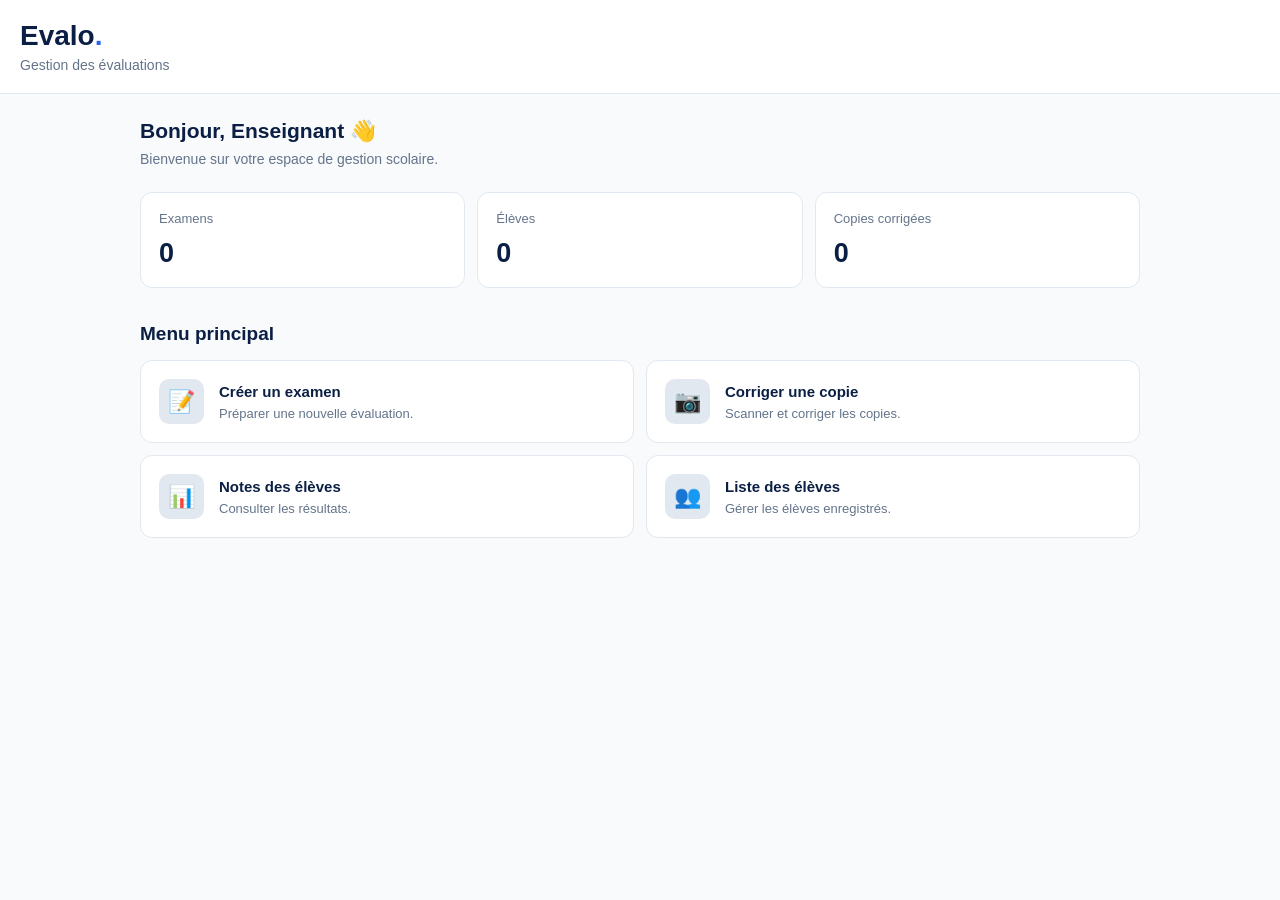
<file: index.html>
<!DOCTYPE html>
<html lang="fr">

<head>
    <meta charset="UTF-8">
    <meta name="viewport" content="width=device-width, initial-scale=1.0">

    <title>Evalo - Tableau de bord</title>

    <!-- CSS principal -->
    <link rel="stylesheet" href="css/style.css">
</head>

<body>

    <!-- En-tête -->
    <header class="header">

        <div class="header-content">
            <h1>Evalo<span>.</span></h1>
            <p>Gestion des évaluations</p>
        </div>

    </header>

    <main class="container">

        <!-- Bienvenue -->
        <section class="welcome">
            <h2>Bonjour, Enseignant 👋</h2>
            <p>Bienvenue sur votre espace de gestion scolaire.</p>
        </section>

        <!-- Statistiques -->
        <section class="statistics">

            <div class="stat-card">
                <p>Examens</p>
                <h3 id="total-examens">0</h3>
            </div>

            <div class="stat-card">
                <p>Élèves</p>
                <h3 id="total-eleves">0</h3>
            </div>

            <div class="stat-card">
                <p>Copies corrigées</p>
                <h3 id="total-copies">0</h3>
            </div>

        </section>

        <!-- Menu principal -->
        <section class="menu">

            <h2>Menu principal</h2>

            <div class="menu-list">

                <a href="pages/creer-evaluation.html" class="menu-card">
                    <div class="menu-icon">📝</div>
                    <div>
                        <h3>Créer un examen</h3>
                        <p>Préparer une nouvelle évaluation.</p>
                    </div>
                </a>

                <a href="pages/corriger-copie.html" class="menu-card">
                    <div class="menu-icon">📷</div>
                    <div>
                        <h3>Corriger une copie</h3>
                        <p>Scanner et corriger les copies.</p>
                    </div>
                </a>

                <a href="pages/notes-eleves.html" class="menu-card">
                    <div class="menu-icon">📊</div>
                    <div>
                        <h3>Notes des élèves</h3>
                        <p>Consulter les résultats.</p>
                    </div>
                </a>

                <a href="pages/liste-eleves.html" class="menu-card">
                    <div class="menu-icon">👥</div>
                    <div>
                        <h3>Liste des élèves</h3>
                        <p>Gérer les élèves enregistrés.</p>
                    </div>
                </a>

            </div>

        </section>

    </main>

    <!-- JS du tableau de bord -->
    <script src="js/dashboard.js" defer></script>

</body>
</html>
</file>
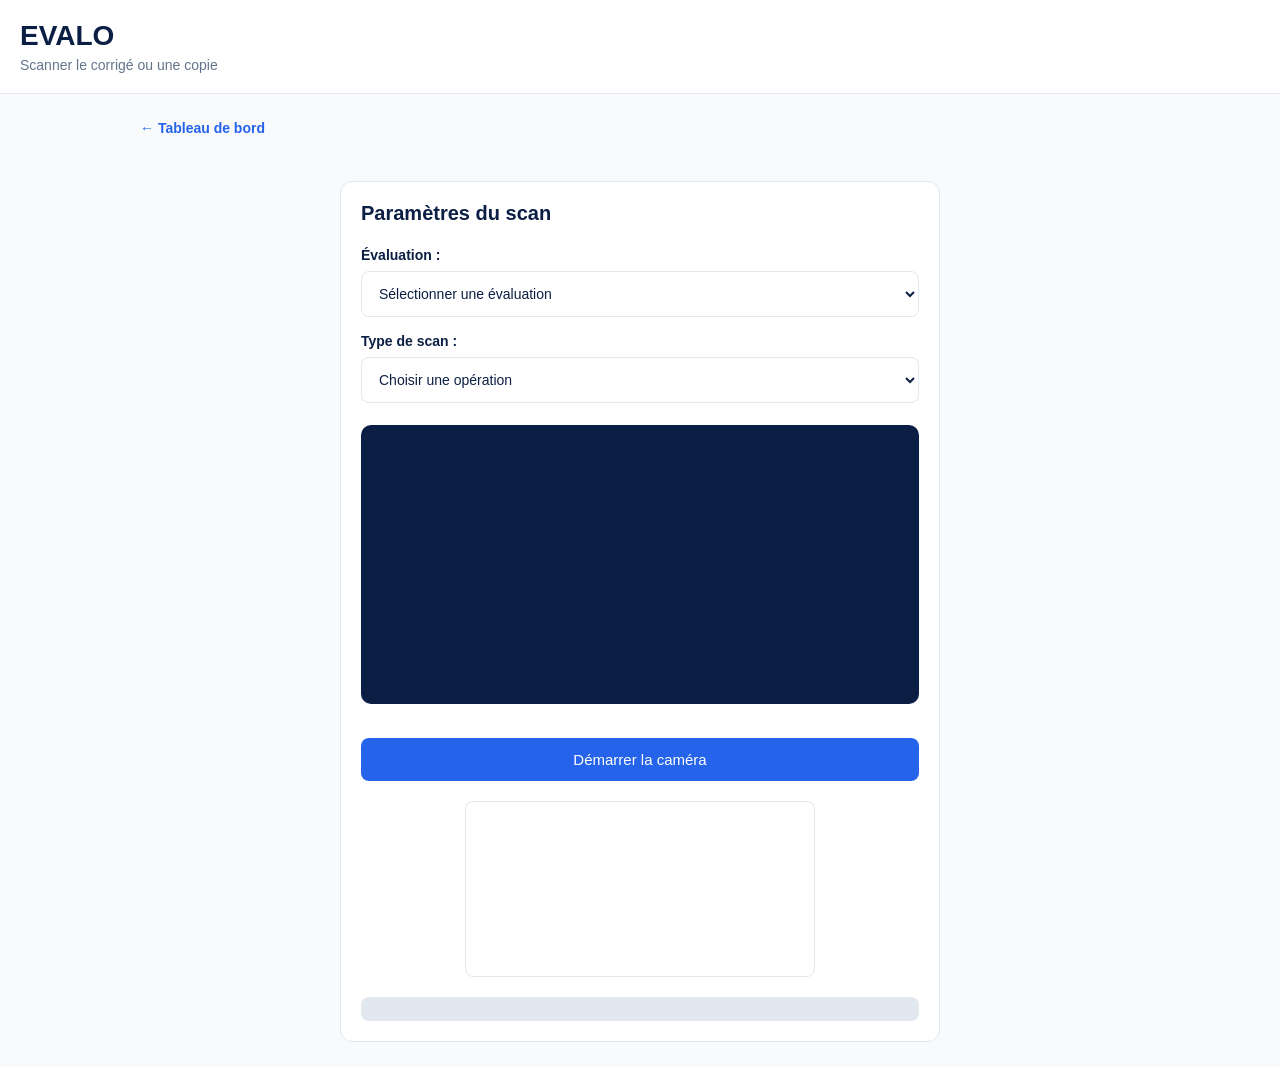
<file: pages/corriger-copie.html>
<!DOCTYPE html>
<html lang="fr">
<head>
    <meta charset="UTF-8">
    <meta name="viewport" content="width=device-width, initial-scale=1.0">

    <title>Scanner - Evalo</title>

    <link rel="stylesheet" href="../css/style.css">

    <script async src="https://docs.opencv.org/4.x/opencv.js"></script>
    <script src="../js/scanner.js" defer></script>
</head>

<body>

    <header class="header">
        <h1>EVALO</h1>
        <p>Scanner le corrigé ou une copie</p>
    </header>

    <main class="container">

        <a href="../index.html" class="back-link">
            ← Tableau de bord
        </a>

        <section class="form-section">

            <h2>Paramètres du scan</h2>

            <label for="selection-examen">Évaluation :</label>
            <select id="selection-examen">
                <option value="">Sélectionner une évaluation</option>
            </select>

            <label for="type-scan">Type de scan :</label>
            <select id="type-scan">
                <option value="">Choisir une opération</option>
                <option value="corrige">Corrigé officiel</option>
                <option value="eleve">Copie d'un élève</option>
            </select>

            <video id="camera" autoplay playsinline></video>

            <button type="button" id="demarrer-camera" class="btn-primary">
                Démarrer la caméra
            </button>

            <button type="button" id="capturer" class="btn-primary" hidden>
                Capturer la feuille
            </button>

            <canvas id="capture" hidden></canvas>

            <p id="message-camera"></p>

        </section>

    </main>

</body>
</html>
</file>
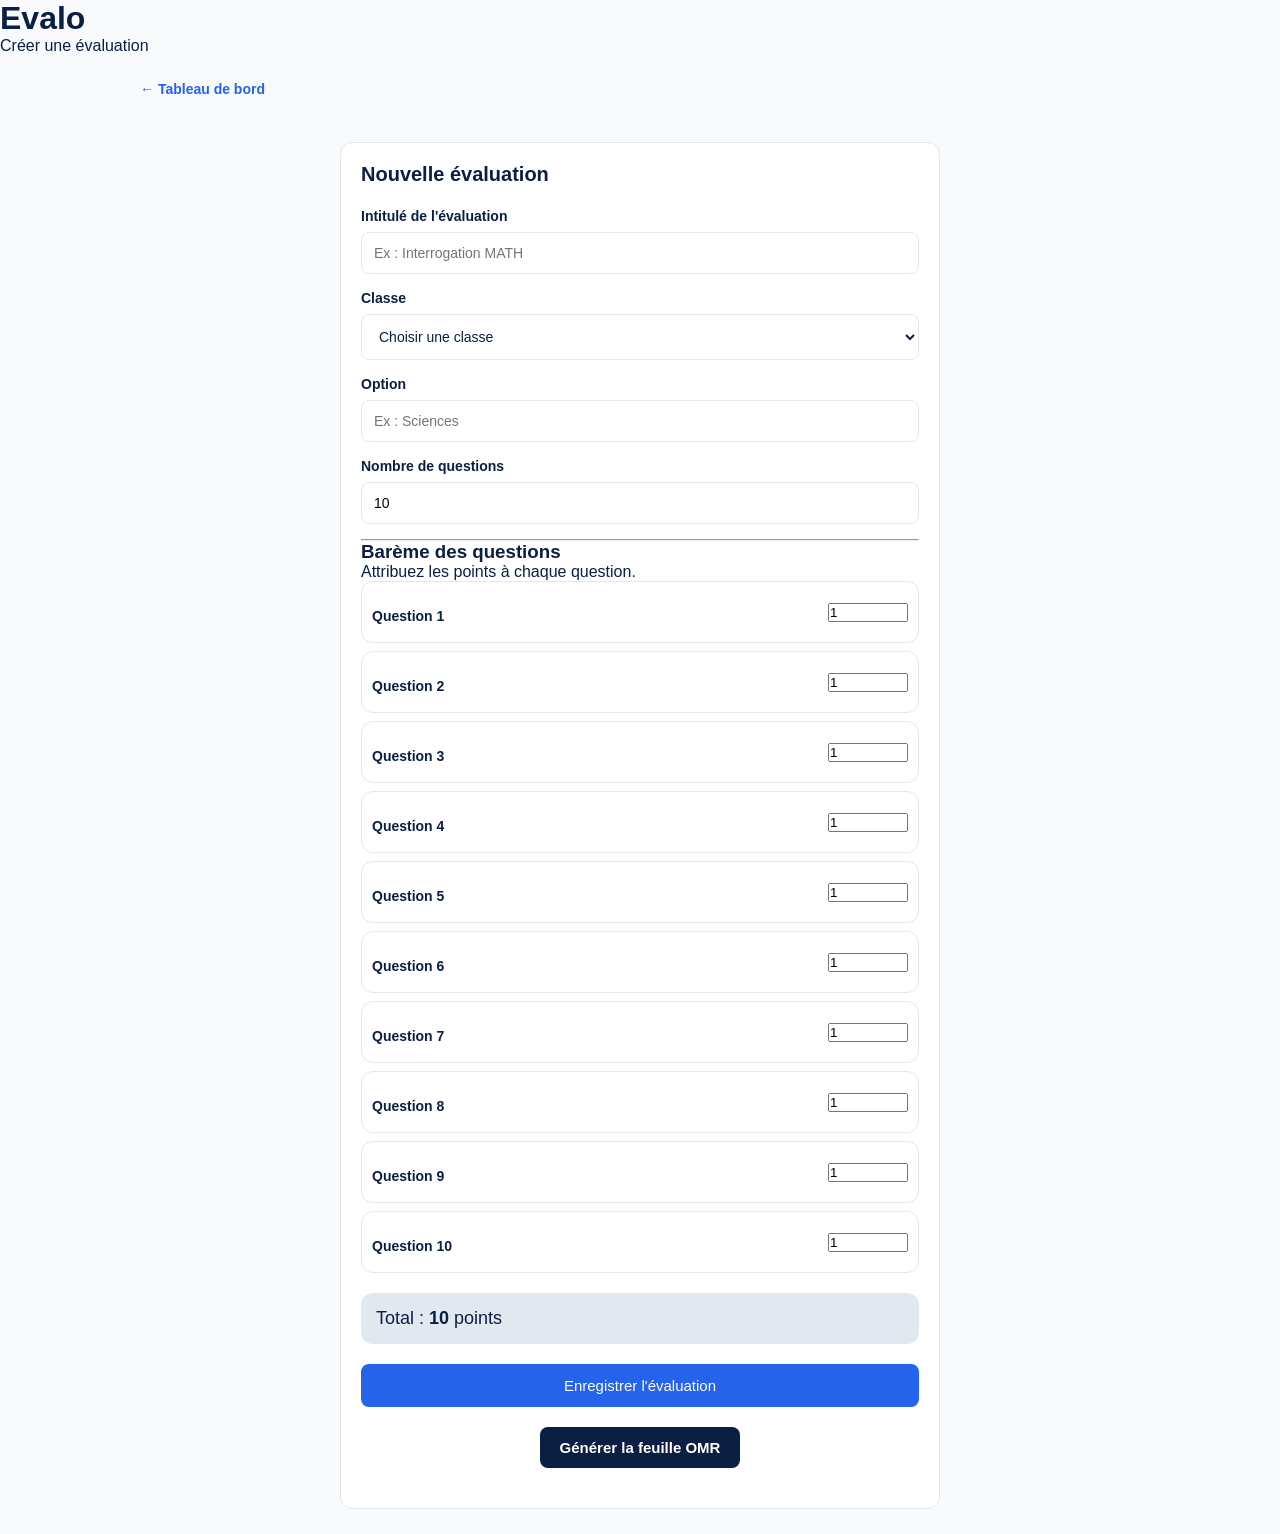
<file: pages/creer-evaluation.html>
<!DOCTYPE html>
<html lang="fr">

<head>
    <meta charset="UTF-8">
    <meta name="viewport" content="width=device-width, initial-scale=1.0">

    <title>Créer une évaluation - Evalo</title>

    <link rel="stylesheet" href="../css/style.css">
    <script src="../js/examen.js" defer></script>
</head>

<body>

    <header class="page-header">
        <h1>Evalo</h1>
        <p>Créer une évaluation</p>
    </header>

    <main class="container">

        <a href="../index.html" class="back-link">
            ← Tableau de bord
        </a>

        <section class="form-section">

            <h2>Nouvelle évaluation</h2>

            <form id="form-examen">

                <div class="form-group">
                    <label for="titre">Intitulé de l'évaluation</label>
                    <input type="text" id="titre" required
                        placeholder="Ex : Interrogation MATH">
                </div>

                <div class="form-group">
                    <label for="classe">Classe</label>

                    <select id="classe" required>
                        <option value="">Choisir une classe</option>
                        <option value="1ère">1ère</option>
                        <option value="2ème">2ème</option>
                        <option value="3ème">3ème</option>
                        <option value="4ème">4ème</option>
                    </select>
                </div>

                <div class="form-group">
                    <label for="option">Option</label>
                    <input type="text" id="option"
                        placeholder="Ex : Sciences">
                </div>

                <div class="form-group">
                    <label for="nombre-questions">
                        Nombre de questions
                    </label>

                    <input type="number" id="nombre-questions"
                        min="1" max="15" value="10" required>
                </div>

                <hr>

                <h3>Barème des questions</h3>

                <p>Attribuez les points à chaque question.</p>

                <div id="liste-bareme"></div>

                <div class="total-points">
                    Total : <strong id="total-points">10</strong> points
                </div>

                <button type="submit" class="btn-primary">
                    Enregistrer l'évaluation
                </button>

                <p id="message-examen"></p>
            <a href="#" id="generer-feuille" class="btn-primary" hidden>
             Générer la feuille OMR
</a>


            </form>

        </section>

    </main>

</body>
</html>
</file>
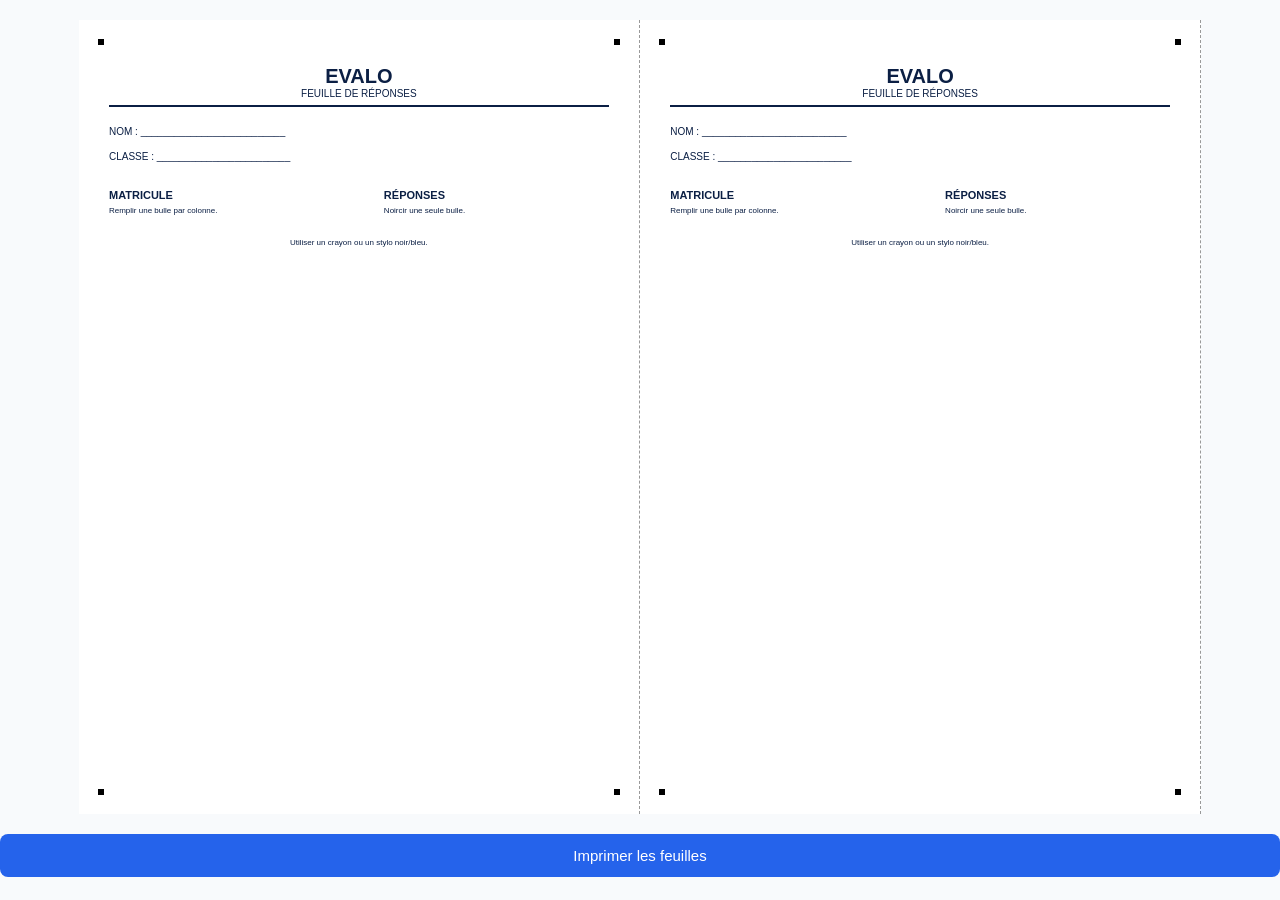
<file: pages/feuille-omr.html>
<!DOCTYPE html>
<html lang="fr">
<head>
    <meta charset="UTF-8">
    <meta name="viewport" content="width=device-width, initial-scale=1.0">

    <title>Feuille OMR - Evalo</title>

    <link rel="stylesheet" href="../css/style.css">
    <script src="../js/omr.js" defer></script>
</head>

<body>

    <main class="omr-page">

        <!-- Première feuille A5 -->
        <section class="omr-sheet">

            <span class="repere repere-1"></span>
            <span class="repere repere-2"></span>
            <span class="repere repere-3"></span>
            <span class="repere repere-4"></span>

            <header class="omr-header">
                <h1>EVALO</h1>
                <p>FEUILLE DE RÉPONSES</p>
            </header>

            <section class="identification">
                <p>NOM : __________________________</p>
                <p>CLASSE : ________________________</p>
            </section>

            <div class="omr-content">

                <section>
                    <h2>MATRICULE</h2>
                    <p>Remplir une bulle par colonne.</p>
                    <div class="grille-matricule"></div>
                </section>

                <section>
                    <h2>RÉPONSES</h2>
                    <p>Noircir une seule bulle.</p>
                    <div class="grille-reponses"></div>
                </section>

            </div>

            <footer>
                Utiliser un crayon ou un stylo noir/bleu.
            </footer>

        </section>


        <!-- Deuxième feuille A5 -->
        <section class="omr-sheet">

            <span class="repere repere-1"></span>
            <span class="repere repere-2"></span>
            <span class="repere repere-3"></span>
            <span class="repere repere-4"></span>

            <header class="omr-header">
                <h1>EVALO</h1>
                <p>FEUILLE DE RÉPONSES</p>
            </header>

            <section class="identification">
                <p>NOM : __________________________</p>
                <p>CLASSE : ________________________</p>
            </section>

            <div class="omr-content">

                <section>
                    <h2>MATRICULE</h2>
                    <p>Remplir une bulle par colonne.</p>
                    <div class="grille-matricule"></div>
                </section>

                <section>
                    <h2>RÉPONSES</h2>
                    <p>Noircir une seule bulle.</p>
                    <div class="grille-reponses"></div>
                </section>

            </div>

            <footer>
                Utiliser un crayon ou un stylo noir/bleu.
            </footer>

        </section>

    </main>

    <button onclick="window.print()" class="btn-primary no-print">
        Imprimer les feuilles
    </button>

</body>
</html>
</file>
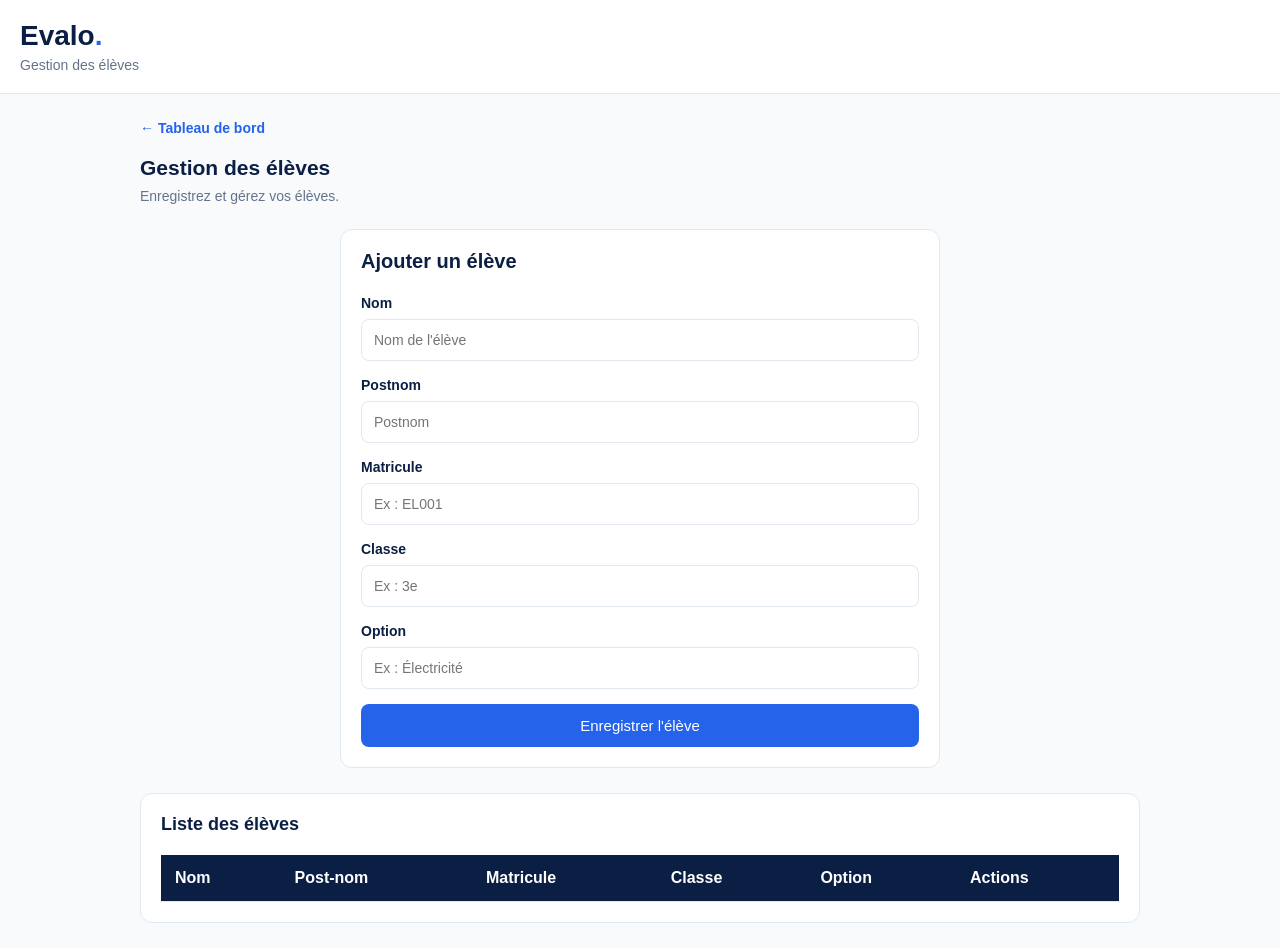
<file: pages/liste-eleves.html>
<!DOCTYPE html>
<html lang="fr">

<head>
    <meta charset="UTF-8">
    <meta name="viewport" content="width=device-width, initial-scale=1.0">

    <title>Evalo - Liste des élèves</title>

    <!-- CSS principal -->
    <link rel="stylesheet" href="../css/style.css">
    <!-- JavaScript des élèves -->
    <script src="../js/eleves.js" defer></script>
</head>

<body>

    <!-- En-tête -->
    <header class="header">
        <h1>Evalo<span>.</span></h1>
        <p>Gestion des élèves</p>
    </header>

    <main class="container">
    <!-- Navigation -->
<a href="../index.html" class="back-link">
    ← Tableau de bord
</a>


        <!-- Titre de la page -->
        <section class="welcome">
            <h2>Gestion des élèves</h2>
            <p>Enregistrez et gérez vos élèves.</p>
        </section>

        <!-- Formulaire d'ajout -->
        <section class="form-section">

            <h2>Ajouter un élève</h2>

           <form id="form-eleve">

    <div class="form-group">
        <label for="nom">Nom</label>
        <input type="text" id="nom" placeholder="Nom de l'élève">
    </div>

    <div class="form-group">
        <label for="postnom">Postnom</label>
        <input type="text" id="postnom" placeholder="Postnom">
    </div>

    <div class="form-group">
        <label for="matricule">Matricule</label>
        <input type="text" id="matricule" placeholder="Ex : EL001">
    </div>

    <div class="form-group">
        <label for="classe">Classe</label>
        <input type="text" id="classe" placeholder="Ex : 3e">
    </div>

    <div class="form-group">
        <label for="option">Option</label>
        <input type="text" id="option" placeholder="Ex : Électricité">
    </div>

    <button type="submit" class="btn-primary">
        Enregistrer l'élève
    </button>

</form>


        </section>

        <!-- Liste des élèves -->
        <section class="student-section">

            <h2>Liste des élèves</h2>

           <div class="table-container">
    <table>
        <thead>
            <tr>
                <th>Nom</th>
                <th>Post-nom</th>
                <th>Matricule</th>
                <th>Classe</th>
                <th>Option</th>
                <th>Actions</th>
            </tr>
        </thead>

        <tbody id="liste-eleves">
            <!-- Les élèves seront affichés ici par JavaScript -->
        </tbody>
    </table>
</div>


        </section>

    </main>

</body>
</html>
</file>
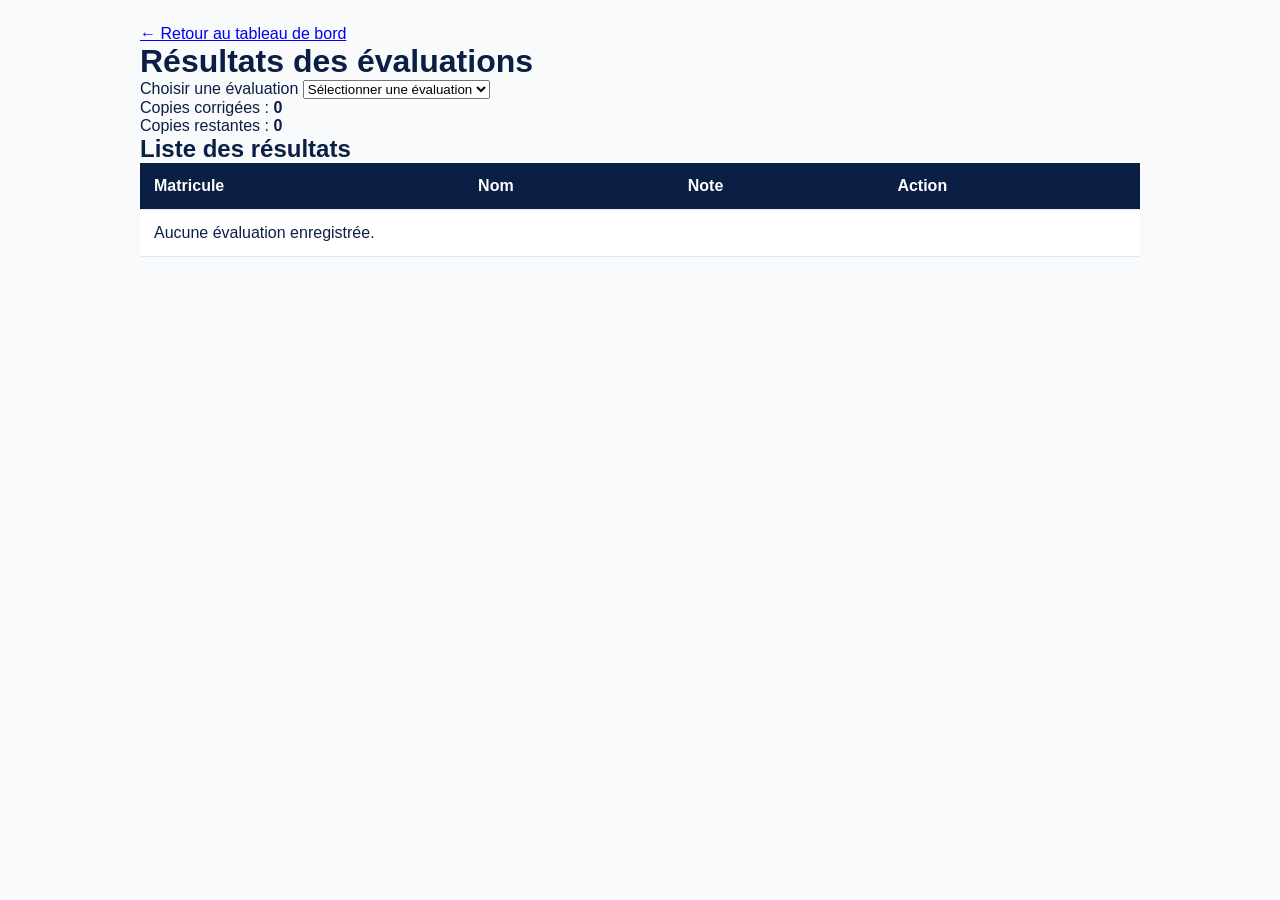
<file: pages/notes-eleves.html>
<!DOCTYPE html>
<html lang="fr">

<head>
    <meta charset="UTF-8">
    <meta name="viewport" content="width=device-width, initial-scale=1.0">

    <title>Notes des élèves - Evalo</title>

    <link rel="stylesheet" href="../css/style.css">

    <script src="../js/note.js" defer></script>
</head>

<body>

    <main class="container">

        <a href="../index.html">← Retour au tableau de bord</a>

        <h1>Résultats des évaluations</h1>

        <!-- Sélection de l'évaluation -->
        <section>

            <label for="selection-examen">
                Choisir une évaluation
            </label>

            <select id="selection-examen">
                <option value="">Sélectionner une évaluation</option>
            </select>
            
<!-- Informations de l'évaluation sélectionnée -->
<section id="informations-examen" hidden>

    <h2>Informations de l'évaluation</h2>

    <p>Titre : <strong id="info-titre"></strong></p>

    <p>Classe : <strong id="info-classe"></strong></p>

    <p>Option : <strong id="info-option"></strong></p>

    <p>Nombre de questions : <strong id="info-questions"></strong></p>

    <p>Total des points : <strong id="info-total"></strong></p>

</section>



        </section>


        <!-- Statistiques -->
        <section class="statistiques">

            <p>
                Copies corrigées :
                <strong id="copies-corrigees">0</strong>
            </p>

            <p>
                Copies restantes :
                <strong id="copies-restantes">0</strong>
            </p>

        </section>


        <!-- Tableau des résultats -->
        <section>

            <h2>Liste des résultats</h2>

            <table>

                <thead>
                    <tr>
                        <th>Matricule</th>
                        <th>Nom</th>
                        <th>Note</th>
                        <th>Action</th>
                    </tr>
                </thead>

                <tbody id="liste-resultats">

                    <tr>
                        <td colspan="4">
                            Sélectionnez une évaluation.
                        </td>
                    </tr>

                </tbody>

            </table>

        </section>

    </main>

</body>
</html>
</file>
<file: css/style.css>
/* =================================
   1. VARIABLES GLOBALES
================================= */

:root {

    /* Couleurs principales */
    --primary-color: #0B1F44;
    --secondary-color: #2563EB;
    --accent-color: #EF4444;

    /* Arrière-plans */
    --background-color: #F8FAFC;
    --card-background: #FFFFFF;
    --secondary-background: #E2E8F0;

    /* Textes */
    --text-primary: #0B1F44;
    --text-secondary: #64748B;

    /* Bordures */
    --border-color: #E2E8F0;

    /* Arrondis */
    --border-radius: 12px;
}


/* =================================
   2. RESET CSS
================================= */

* {
    margin: 0;
    padding: 0;
    box-sizing: border-box;
}


/* =================================
   3. STYLES GÉNÉRAUX
================================= */

body {
    font-family: Arial, sans-serif;
    background-color: var(--background-color);
    color: var(--text-primary);
}


/* =================================
   4. HEADER
================================= */

.header {
    background-color: var(--card-background);
    padding: 20px;
    border-bottom: 1px solid var(--border-color);
}

.header h1 {
    font-size: 28px;
    color: var(--primary-color);
}

.header h1 span {
    color: var(--secondary-color);
}

.header p {
    color: var(--text-secondary);
    font-size: 14px;
    margin-top: 5px;
}


/* =================================
   5. CONTENU PRINCIPAL
================================= */

.container {
    width: 92%;
    max-width: 1000px;
    margin: 25px auto;
}


/* =================================
   6. BIENVENUE
================================= */

.welcome {
    margin-bottom: 25px;
}

.welcome h2 {
    font-size: 21px;
}

.welcome p {
    color: var(--text-secondary);
    margin-top: 8px;
    font-size: 14px;
}


/* =================================
   7. STATISTIQUES
================================= */

.statistics {
    display: grid;
    grid-template-columns: repeat(2, 1fr);
    gap: 12px;
    margin-bottom: 35px;
}

.stat-card {
    background-color: var(--card-background);
    padding: 18px;
    border: 1px solid var(--border-color);
    border-radius: var(--border-radius);
}

.stat-card p {
    font-size: 13px;
    color: var(--text-secondary);
}

.stat-card h3 {
    font-size: 27px;
    margin-top: 12px;
    color: var(--primary-color);
}


/* =================================
   8. MENU PRINCIPAL
================================= */

.menu h2 {
    font-size: 19px;
    margin-bottom: 15px;
}

.menu-list {
    display: flex;
    flex-direction: column;
    gap: 12px;
}

.menu-card {
    display: flex;
    align-items: center;
    gap: 15px;

    padding: 18px;
    background-color: var(--card-background);

    border: 1px solid var(--border-color);
    border-radius: var(--border-radius);

    text-decoration: none;
    color: var(--text-primary);

    transition: 0.2s;
}

.menu-card:hover {
    border-color: var(--secondary-color);
}

.menu-icon {
    width: 45px;
    height: 45px;

    display: flex;
    align-items: center;
    justify-content: center;

    background-color: var(--secondary-background);
    border-radius: 10px;

    font-size: 22px;
}

.menu-card h3 {
    font-size: 15px;
}

.menu-card p {
    color: var(--text-secondary);
    font-size: 13px;
    margin-top: 6px;
}


/* =================================
   9. RESPONSIVE DESIGN
================================= */

/* Tablettes et ordinateurs */

@media (min-width: 768px) {

    .statistics {
        grid-template-columns: repeat(3, 1fr);
    }

    .menu-list {
        display: grid;
        grid-template-columns: repeat(2, 1fr);
    }

}



/* =================================
   FORMULAIRE DES ÉLÈVES
================================= */
/* Bouton retour */
.back-link {
    display: inline-block;
    color: var(--secondary-color);
    text-decoration: none;
    font-size: 14px;
    margin-bottom: 20px;
    font-weight: bold;
}


.form-section,
.student-section {
    background-color: var(--card-background);
    padding: 20px;
    border: 1px solid var(--border-color);
    border-radius: var(--border-radius);
    margin-bottom: 25px;
}

.form-section h2,
.student-section h2 {
    font-size: 18px;
    margin-bottom: 20px;
}

.form-group {
    margin-bottom: 15px;
}

.form-group label {
    display: block;
    font-size: 14px;
    margin-bottom: 8px;
}

.form-group input {
    width: 100%;
    padding: 12px;
    border: 1px solid var(--border-color);
    border-radius: 8px;
    outline: none;
    font-size: 14px;
}

.form-group input:focus {
    border-color: var(--secondary-color);
}

/* Bouton principal */

.btn-primary {
    width: 100%;
    padding: 13px;
    background-color: var(--secondary-color);
    color: white;
    border: none;
    border-radius: 8px;
    font-size: 15px;
    cursor: pointer;
}

.table-container {
    width: 100%;
    overflow-x: auto;
    margin-top: 20px;
}

table {
    width: 100%;
    border-collapse: collapse;
    background: var(--card-background);
}

th, td {
    padding: 14px;
    text-align: left;
    border-bottom: 1px solid var(--border-color);
    white-space: nowrap;
}

th {
    background: var(--primary-color);
    color: white;
}

td {
    color: var(--text-primary);
}



.student-card {
    background: var(--card-background);
    padding: 18px;
    margin-bottom: 15px;
    border: 1px solid var(--border-color);
    border-radius: var(--border-radius);
}

.student-card h3 {
    color: var(--primary-color);
    margin-bottom: 10px;
}

.student-card p {
    color: var(--text-secondary);
    margin-bottom: 5px;
}



.bareme-item {
    display: flex;
    justify-content: space-between;
    align-items: center;
    gap: 15px;
    padding: 10px;
    margin-bottom: 8px;
    background: var(--card-background);
    border: 1px solid var(--border-color);
    border-radius: var(--border-radius);
}

.bareme-item input {
    width: 80px;
}

.total-points {
    margin: 20px 0;
    padding: 15px;
    background: var(--secondary-background);
    border-radius: var(--border-radius);
    font-size: 18px;
}

#message-examen {
    color: green;
    margin-top: 15px;
}


/* PAGE A4 CONTENANT DEUX FEUILLES A5 */

.omr-page {
    width: 297mm;
    min-height: 210mm;
    margin: 20px auto;
    display: grid;
    grid-template-columns: 1fr 1fr;
    background: white;
}


/* FEUILLE A5 */

.omr-sheet {
    width: 148.5mm;
    height: 210mm;
    padding: 12mm 8mm;
    position: relative;
    background: white;
    color: #0B1F44;
    border-right: 1px dashed #999;
    overflow: hidden;
}


/* HEADER */

.omr-header {
    text-align: center;
    border-bottom: 2px solid #0B1F44;
    padding-bottom: 6px;
}

.omr-header h1 {
    font-size: 20px;
}

.omr-header p {
    font-size: 10px;
}


/* IDENTIFICATION */

.identification {
    margin-top: 12px;
    font-size: 10px;
    line-height: 2.5;
}


/* GRILLES */

.omr-content {
    display: grid;
    grid-template-columns: 1fr 1fr;
    gap: 50px;
    margin-top: 20px;
}

.omr-content h2 {
    font-size: 11px;
    margin-bottom: 5px;
}

.omr-content p {
    font-size: 8px;
    margin-bottom: 8px;
}


/* MATRICULE */

.ligne-matricule {
    display: flex;
    align-items: center;
    justify-content: space-between;
    padding: 3px 0;
    border-bottom: 1px solid #ddd;
}

.ligne-matricule span:first-child {
    width: 12px;
    font-size: 10px;
    font-weight: bold;
}

.ligne-matricule .bulle {
    margin: 0;
}


/* RÉPONSES */

.ligne-reponse {
    display: flex;
    align-items: center;
    gap: 5px;
    padding: 3px 0;
    border-bottom: 1px solid #ddd;
}

.ligne-reponse > span {
    width: 20px;
    font-size: 10px;
    font-weight: bold;
}

.choix {
    display: flex;
    gap: 8px;
}

.choix div {
    display: flex;
    align-items: center;
    gap: 3px;
}

.choix small {
    font-size: 9px;
}


/* BULLES */

.bulle {
    width: 4mm;
    height: 4mm;
    border: 1px solid black;
    border-radius: 50%;
    display: inline-block;
    flex-shrink: 0;
}


/* REPÈRES */

.repere {
    position: absolute;
    width: 6px;
    height: 6px;
    background: black;
}

.repere-1 {
    top: 5mm;
    left: 5mm;
}

.repere-2 {
    top: 5mm;
    right: 5mm;
}

.repere-3 {
    bottom: 5mm;
    left: 5mm;
}

.repere-4 {
    bottom: 5mm;
    right: 5mm;
}


/* FOOTER */

.omr-sheet footer {
    margin-top: 15px;
    text-align: center;
    font-size: 8px;
}


/* IMPRESSION */

@media print {
      .repere {
        display: block !important;
        background-color: black !important;
        -webkit-print-color-adjust: exact;
        print-color-adjust: exact;
    }

    @page {
        size: A4 landscape;
        margin: 0;
    }

    body {
        margin: 0;
        background: white;
    }

    .omr-page {
        width: 297mm;
        height: 210mm;
        margin: 0;
    }

    .omr-sheet {
        width: 148.5mm;
        height: 210mm;
        margin: 0;
        border-right: 1px dashed #999;
    }

    .no-print {
        display: none !important;
    }
}



#camera {
    width: 100%;
    max-width: 500px;
    display: block;
    margin: 20px auto;
    border-radius: 10px;
    background: black;
}

#demarrer-camera,
#capturer {
    margin-top: 10px;
}


#generer-feuille {
    display: block;
    width: fit-content;
    margin: 20px auto;
    padding: 12px 20px;
    background: #0B1F44;
    color: white;
    text-decoration: none;
    text-align: center;
    border-radius: 8px;
    font-weight: bold;
    cursor: pointer;
}

#generer-feuille:hover {
    background: #16366b;
}


/* =================================
   PAGE SCANNER - EVALO
================================= */

.form-section {
    max-width: 600px;
    margin: 25px auto;
}

/* Titres */
.form-section h2 {
    font-size: 20px;
    margin-bottom: 22px;
    color: var(--primary-color);
}

/* Champs de sélection */
.form-section label {
    display: block;
    font-size: 14px;
    font-weight: bold;
    margin: 16px 0 8px;
}

.form-section select {
    display: block;
    width: 100%;
    padding: 13px;
    border: 1px solid var(--border-color);
    border-radius: 8px;
    background: white;
    color: var(--text-primary);
    font-size: 14px;
    outline: none;
}

.form-section select:focus {
    border-color: var(--secondary-color);
}

/* Zone caméra */
#camera {
    width: 100%;
    max-width: 100%;
    min-height: 220px;
    max-height: 400px;
    object-fit: cover;
    display: block;
    margin: 22px auto;
    border-radius: 10px;
    background: #0B1F44;
}

/* Boutons */
#demarrer-camera,
#capturer {
    width: 100%;
    margin-top: 12px;
}

/* Message du scanner */
#message-camera {
    margin-top: 18px;
    padding: 12px;
    border-radius: 8px;
    background: var(--secondary-background);
    color: var(--primary-color);
    font-size: 14px;
    line-height: 1.5;
    text-align: center;
}

/* Résultat de la capture */
#capture {
    display: block;
    width: 100%;
    max-width: 350px;
    height: auto;
    margin: 20px auto;
    border: 1px solid var(--border-color);
    border-radius: 8px;
}

/* Adaptation mobile */
@media (max-width: 480px) {

    .form-section {
        padding: 16px;
    }

    .form-section h2 {
        font-size: 18px;
    }

    #camera {
        min-height: 200px;
    }

}
</file>
